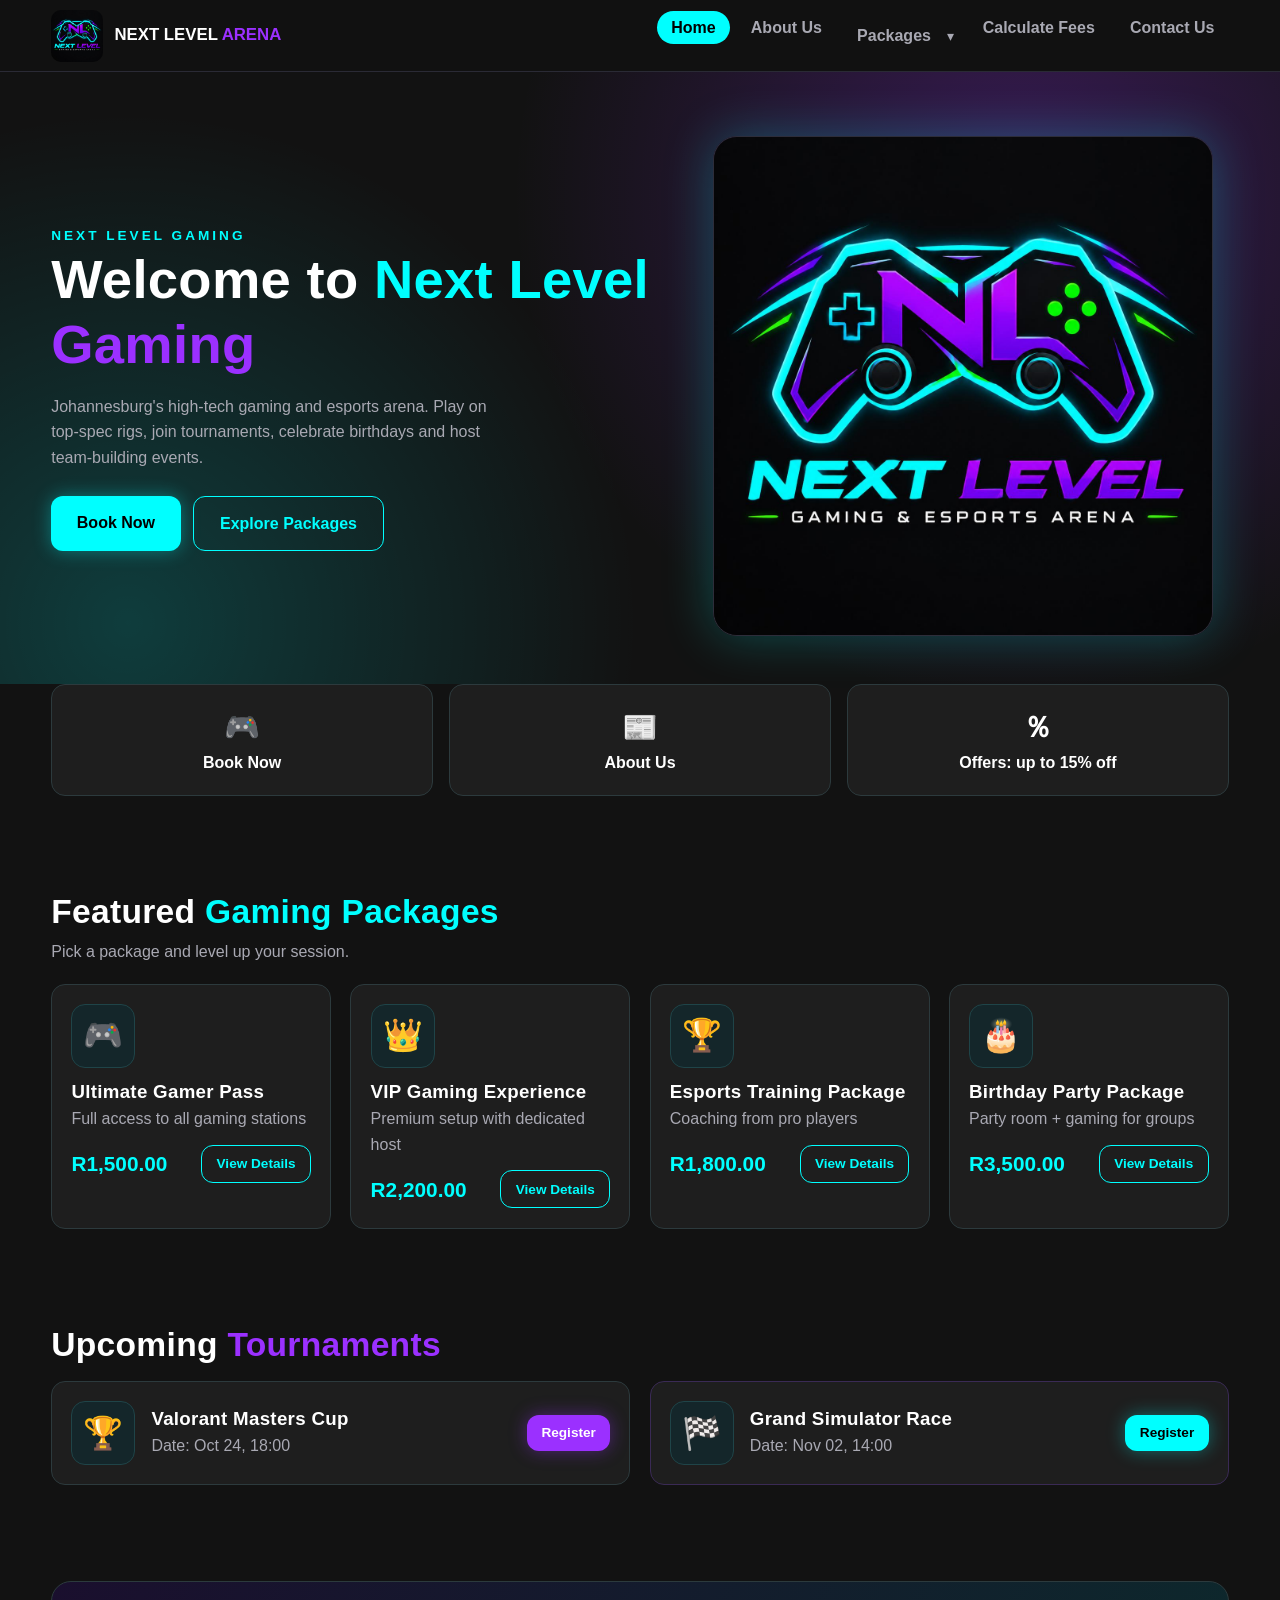
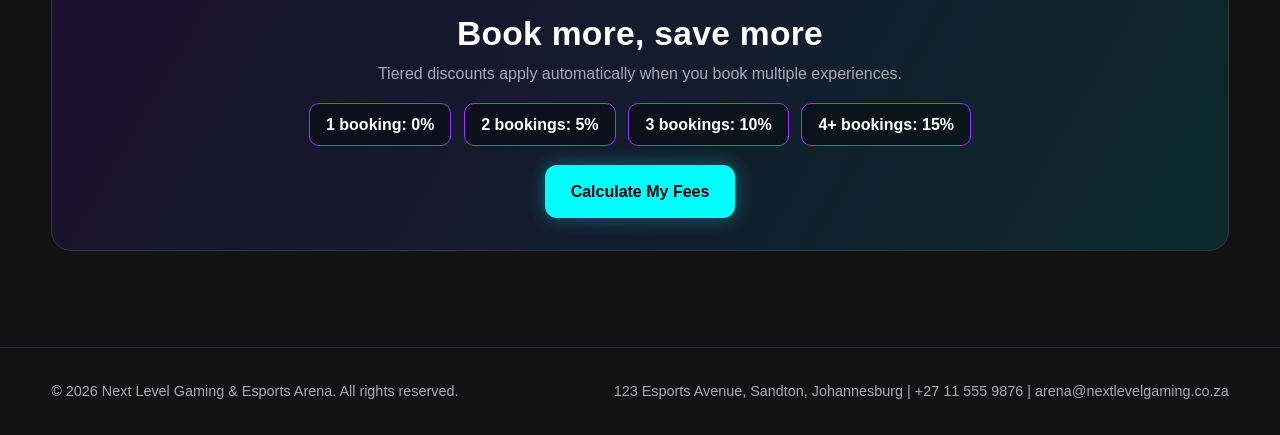
<file: index.html>
<!DOCTYPE html>
<html lang="en">
<head>
<meta charset="UTF-8">
<meta name="viewport" content="width=device-width, initial-scale=1.0">
<meta name="description" content="Next Level Gaming &amp; Esports Arena, Johannesburg: gaming packages, esports tournaments, parties and corporate events.">
<title>Home | Next Level Gaming &amp; Esports Arena</title>
<link rel="stylesheet" href="css/style.css">
</head>
<body data-page="home">
<header>
  <div class="container nav">
    <a class="brand" href="index.html" aria-label="Next Level Gaming home"><img src="img/logo.jpg" alt="Next Level Gaming &amp; Esports Arena logo"><span>NEXT LEVEL <span class="accent-p">ARENA</span></span></a>
    <button class="menu-btn" aria-label="Toggle menu">&#9776;</button>
    <nav aria-label="Main navigation"><ul><li><a href="index.html" class="active" aria-current="page">Home</a></li><li><a href="about.html">About Us</a></li><li class="has-dropdown"><a href="packages.html">Packages</a><button type="button" class="dd-toggle" aria-label="Show packages menu" aria-expanded="false" aria-haspopup="true">&#9662;</button><ul class="dropdown"><li><a href="packages.html#gaming-section">Gaming Packages</a></li><li><a href="packages.html#individual-section">Individual Experiences</a></li><li><a href="packages.html#compare">Compare Packages</a></li><li><a href="calculator.html">Calculate Fees</a></li></ul></li><li><a href="calculator.html">Calculate Fees</a></li><li><a href="contact.html">Contact Us</a></li></ul></nav>
  </div>
</header>
<main>

<section class="hero"><div class="container hero-grid">
  <div><span class="eyebrow">Next Level Gaming</span>
  <h1>Welcome to <span class="accent">Next Level</span> <span class="accent-p">Gaming</span></h1>
  <p>Johannesburg's high-tech gaming and esports arena. Play on top-spec rigs, join tournaments, celebrate birthdays and host team-building events.</p>
  <div class="hero-actions"><a class="btn" href="calculator.html">Book Now</a><a class="btn outline" href="packages.html">Explore Packages</a></div></div>
  <img src="img/logo.jpg" alt="Next Level logo: neon game controller with N and L letters" width="500" height="500">
</div></section>
<section style="padding-top:0"><div class="container quick">
  <a href="calculator.html"><span class="ic">🎮</span>Book Now</a>
  <a href="about.html"><span class="ic">📰</span>About Us</a>
  <a href="calculator.html"><span class="ic">％</span>Offers: up to 15% off</a>
</div></section>
<section><div class="container"><h2>Featured <span class="accent">Gaming Packages</span></h2><p class="muted" style="margin-bottom:1.2rem">Pick a package and level up your session.</p>
<div class="grid g4" id="featured"></div></div></section>
<section><div class="container"><h2>Upcoming <span class="accent-p">Tournaments</span></h2>
<div class="grid g2" id="tournaments" style="margin-top:1rem"></div></div></section>
<section><div class="container"><div class="banner"><h2>Book more, save more</h2><p class="muted">Tiered discounts apply automatically when you book multiple experiences.</p>
<div class="tiers"><span>1 booking: 0%</span><span>2 bookings: 5%</span><span>3 bookings: 10%</span><span>4+ bookings: 15%</span></div>
<p style="margin-top:1.2rem"><a class="btn" href="calculator.html">Calculate My Fees</a></p></div></div></section>
</main>
<footer>
  <div class="container foot">
    <div>&copy; <span data-year>2026</span> Next Level Gaming &amp; Esports Arena. All rights reserved.</div>
    <div>123 Esports Avenue, Sandton, Johannesburg | +27 11 555 9876 | arena@nextlevelgaming.co.za</div>
  </div>
</footer>
<script src="js/data.js"></script>
<script src="js/main.js"></script>
</body>
</html>
</file>
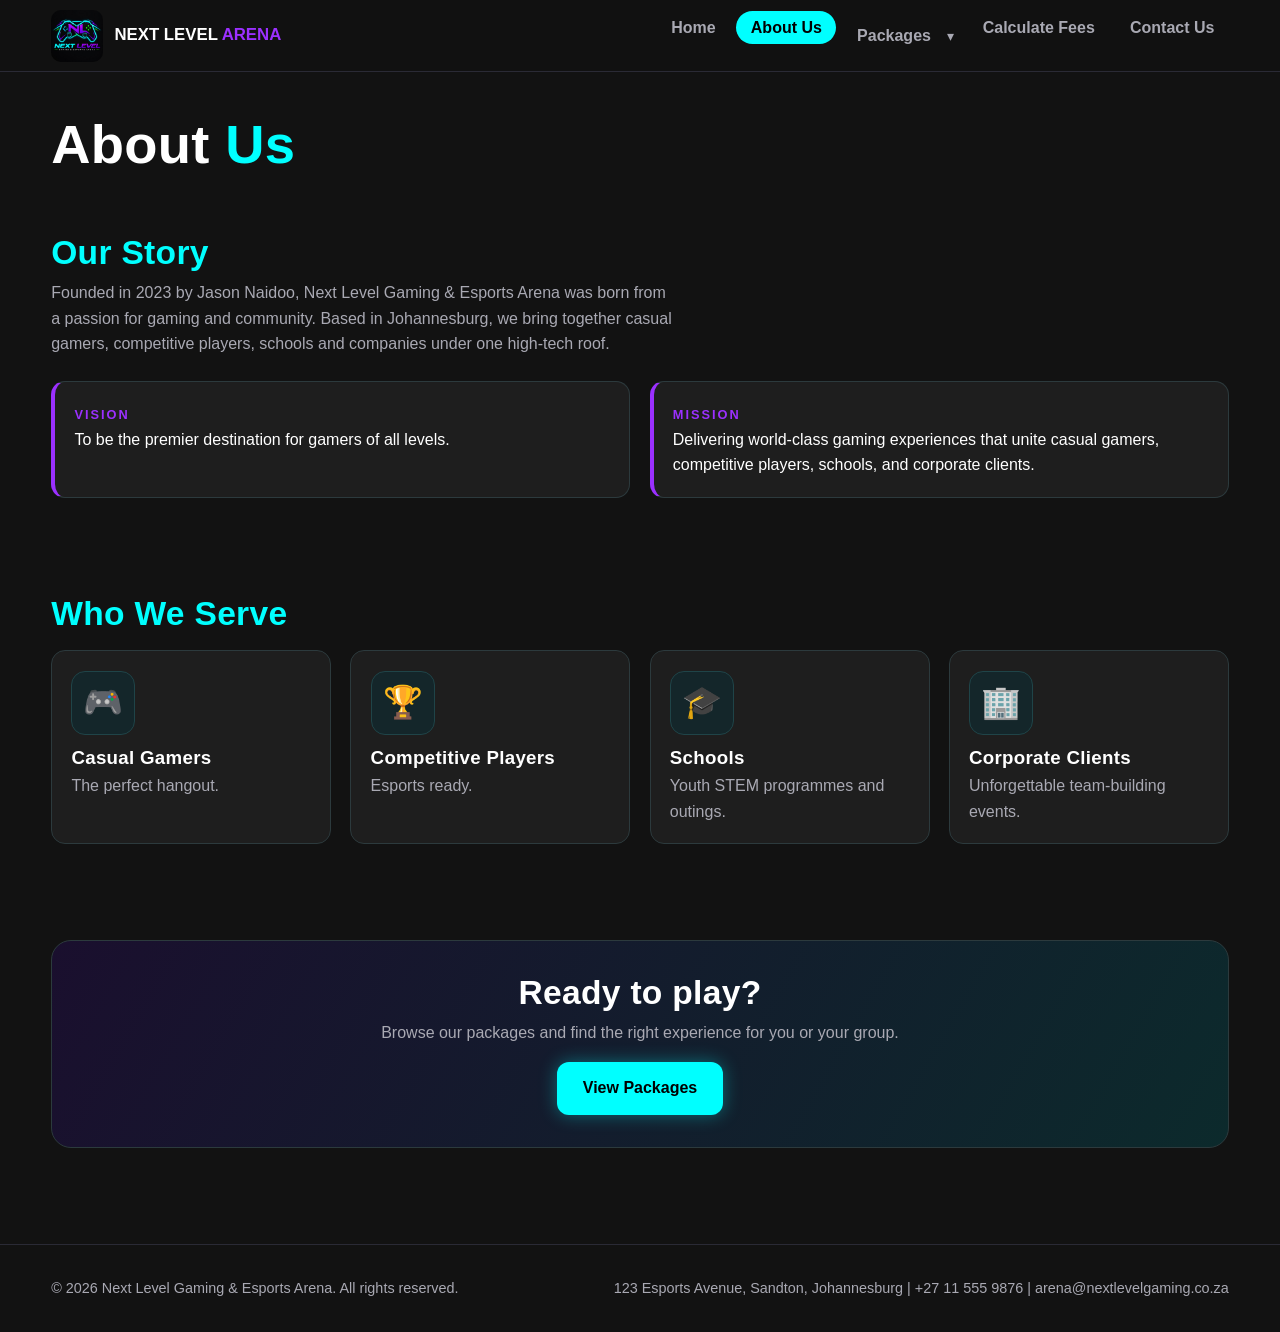
<file: about.html>
<!DOCTYPE html>
<html lang="en">
<head>
<meta charset="UTF-8">
<meta name="viewport" content="width=device-width, initial-scale=1.0">
<meta name="description" content="Next Level Gaming &amp; Esports Arena, Johannesburg: gaming packages, esports tournaments, parties and corporate events.">
<title>About Us | Next Level Gaming &amp; Esports Arena</title>
<link rel="stylesheet" href="css/style.css">
</head>
<body data-page="about">
<header>
  <div class="container nav">
    <a class="brand" href="index.html" aria-label="Next Level Gaming home"><img src="img/logo.jpg" alt="Next Level Gaming &amp; Esports Arena logo"><span>NEXT LEVEL <span class="accent-p">ARENA</span></span></a>
    <button class="menu-btn" aria-label="Toggle menu">&#9776;</button>
    <nav aria-label="Main navigation"><ul><li><a href="index.html">Home</a></li><li><a href="about.html" class="active" aria-current="page">About Us</a></li><li class="has-dropdown"><a href="packages.html">Packages</a><button type="button" class="dd-toggle" aria-label="Show packages menu" aria-expanded="false" aria-haspopup="true">&#9662;</button><ul class="dropdown"><li><a href="packages.html#gaming-section">Gaming Packages</a></li><li><a href="packages.html#individual-section">Individual Experiences</a></li><li><a href="packages.html#compare">Compare Packages</a></li><li><a href="calculator.html">Calculate Fees</a></li></ul></li><li><a href="calculator.html">Calculate Fees</a></li><li><a href="contact.html">Contact Us</a></li></ul></nav>
  </div>
</header>
<main>

<div class="container page-title"><h1>About <span class="accent">Us</span></h1></div>
<section><div class="container">
<h2 class="accent">Our Story</h2>
<p class="muted" style="max-width:70ch">Founded in 2023 by Jason Naidoo, Next Level Gaming &amp; Esports Arena was born from a passion for gaming and community. Based in Johannesburg, we bring together casual gamers, competitive players, schools and companies under one high-tech roof.</p>
<div class="grid g2" style="margin-top:1.5rem">
 <div class="card vm"><span class="tag">VISION</span><p>To be the premier destination for gamers of all levels.</p></div>
 <div class="card vm"><span class="tag">MISSION</span><p>Delivering world-class gaming experiences that unite casual gamers, competitive players, schools, and corporate clients.</p></div>
</div></div></section>
<section><div class="container"><h2 class="accent">Who We Serve</h2>
<div class="grid g4" style="margin-top:1rem">
 <div class="card"><div class="icon-box">🎮</div><h3>Casual Gamers</h3><p class="muted">The perfect hangout.</p></div>
 <div class="card"><div class="icon-box">🏆</div><h3>Competitive Players</h3><p class="muted">Esports ready.</p></div>
 <div class="card"><div class="icon-box">🎓</div><h3>Schools</h3><p class="muted">Youth STEM programmes and outings.</p></div>
 <div class="card"><div class="icon-box">🏢</div><h3>Corporate Clients</h3><p class="muted">Unforgettable team-building events.</p></div>
</div></div></section>
<section><div class="container"><div class="banner"><h2>Ready to play?</h2><p class="muted">Browse our packages and find the right experience for you or your group.</p><p style="margin-top:1rem"><a class="btn" href="packages.html">View Packages</a></p></div></div></section>
</main>
<footer>
  <div class="container foot">
    <div>&copy; <span data-year>2026</span> Next Level Gaming &amp; Esports Arena. All rights reserved.</div>
    <div>123 Esports Avenue, Sandton, Johannesburg | +27 11 555 9876 | arena@nextlevelgaming.co.za</div>
  </div>
</footer>
<script src="js/data.js"></script>
<script src="js/main.js"></script>
</body>
</html>
</file>
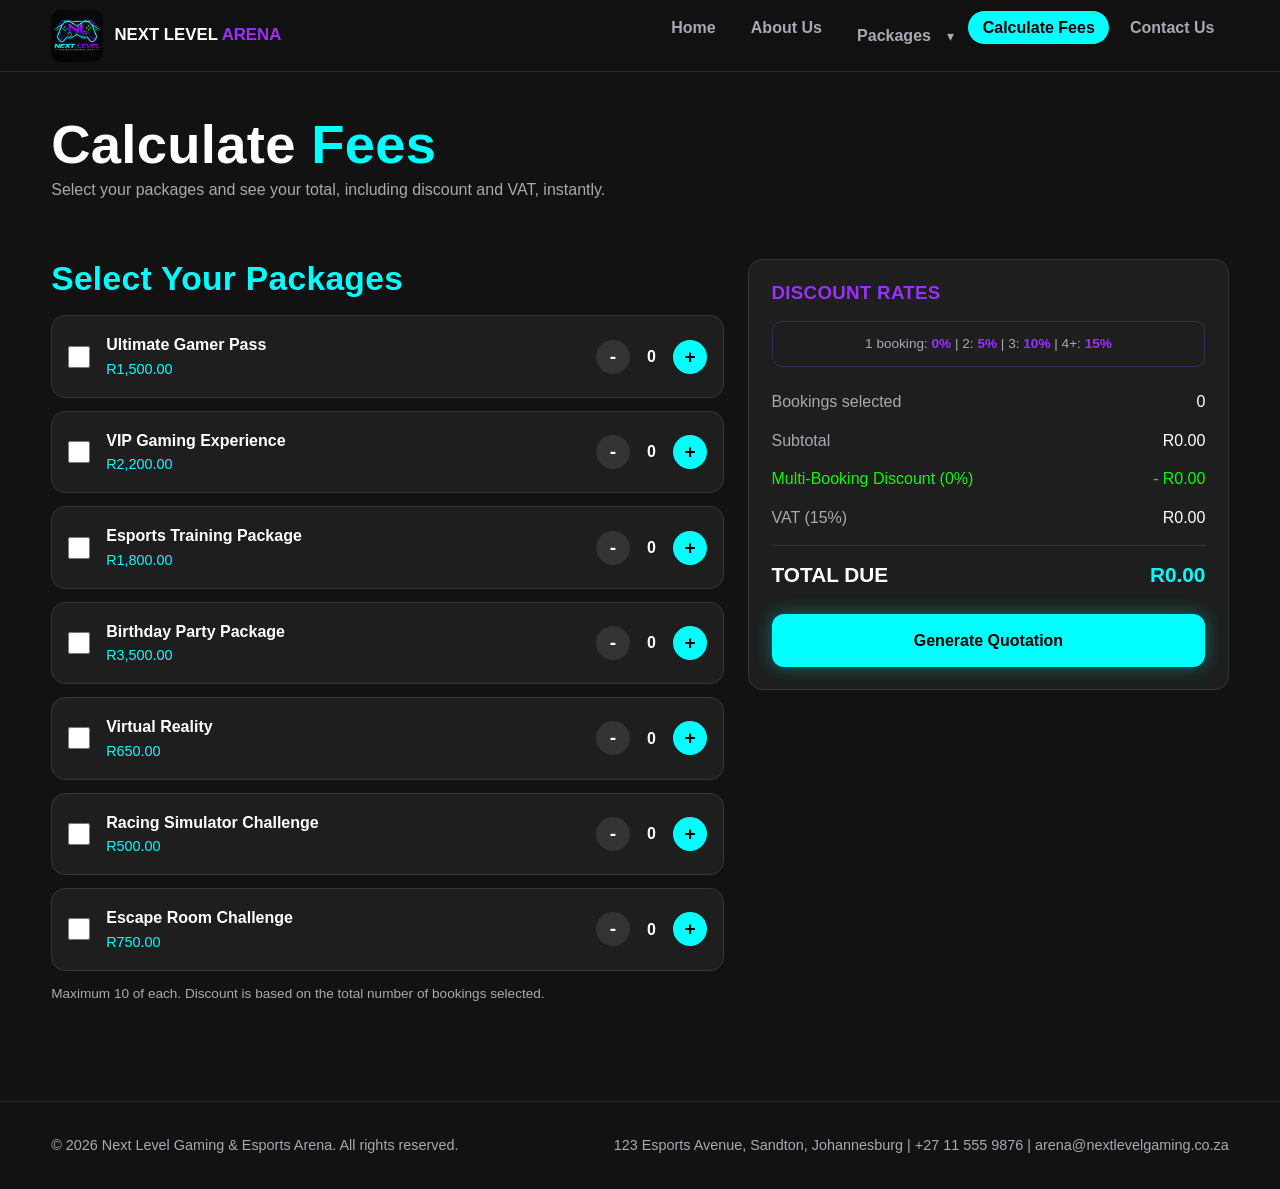
<file: calculator.html>
<!DOCTYPE html>
<html lang="en">
<head>
<meta charset="UTF-8">
<meta name="viewport" content="width=device-width, initial-scale=1.0">
<meta name="description" content="Next Level Gaming &amp; Esports Arena, Johannesburg: gaming packages, esports tournaments, parties and corporate events.">
<title>Calculate Fees | Next Level Gaming &amp; Esports Arena</title>
<link rel="stylesheet" href="css/style.css">
</head>
<body data-page="calculator">
<header>
  <div class="container nav">
    <a class="brand" href="index.html" aria-label="Next Level Gaming home"><img src="img/logo.jpg" alt="Next Level Gaming &amp; Esports Arena logo"><span>NEXT LEVEL <span class="accent-p">ARENA</span></span></a>
    <button class="menu-btn" aria-label="Toggle menu">&#9776;</button>
    <nav aria-label="Main navigation"><ul><li><a href="index.html">Home</a></li><li><a href="about.html">About Us</a></li><li class="has-dropdown"><a href="packages.html">Packages</a><button type="button" class="dd-toggle" aria-label="Show packages menu" aria-expanded="false" aria-haspopup="true">&#9662;</button><ul class="dropdown"><li><a href="packages.html#gaming-section">Gaming Packages</a></li><li><a href="packages.html#individual-section">Individual Experiences</a></li><li><a href="packages.html#compare">Compare Packages</a></li><li><a href="calculator.html">Calculate Fees</a></li></ul></li><li><a href="calculator.html" class="active" aria-current="page">Calculate Fees</a></li><li><a href="contact.html">Contact Us</a></li></ul></nav>
  </div>
</header>
<main>

<div class="container page-title"><h1>Calculate <span class="accent">Fees</span></h1><p class="muted">Select your packages and see your total, including discount and VAT, instantly.</p></div>
<section><div class="container calc">
 <div><h2 class="accent">Select Your Packages</h2><div id="items" style="margin-top:1rem"></div>
  <p class="muted" style="font-size:.85rem">Maximum 10 of each. Discount is based on the total number of bookings selected.</p></div>
 <aside class="summary" aria-live="polite"><h3 class="accent-p" style="color:var(--purple)">DISCOUNT RATES</h3>
  <div class="tier-row" id="tierRow"></div>
  <div class="line"><span class="muted">Bookings selected</span><span id="sCount">0</span></div>
  <div class="line"><span class="muted">Subtotal</span><span id="sSub">R0.00</span></div>
  <div class="line disc"><span id="sDiscLabel">Multi-Booking Discount (0%)</span><span id="sDisc">- R0.00</span></div>
  <div class="line"><span class="muted">VAT (15%)</span><span id="sVat">R0.00</span></div>
  <div class="line total"><span>TOTAL DUE</span><b id="sTotal">R0.00</b></div>
  <p style="margin-top:1rem"><button class="btn" id="quoteBtn" type="button" style="width:100%">Generate Quotation</button></p>
  <div class="form-error" id="calcError" role="alert"></div>
  <div class="quote" id="quoteBox"></div></aside>
</div></section>
</main>
<footer>
  <div class="container foot">
    <div>&copy; <span data-year>2026</span> Next Level Gaming &amp; Esports Arena. All rights reserved.</div>
    <div>123 Esports Avenue, Sandton, Johannesburg | +27 11 555 9876 | arena@nextlevelgaming.co.za</div>
  </div>
</footer>
<script src="js/data.js"></script>
<script src="js/main.js"></script>
</body>
</html>
</file>
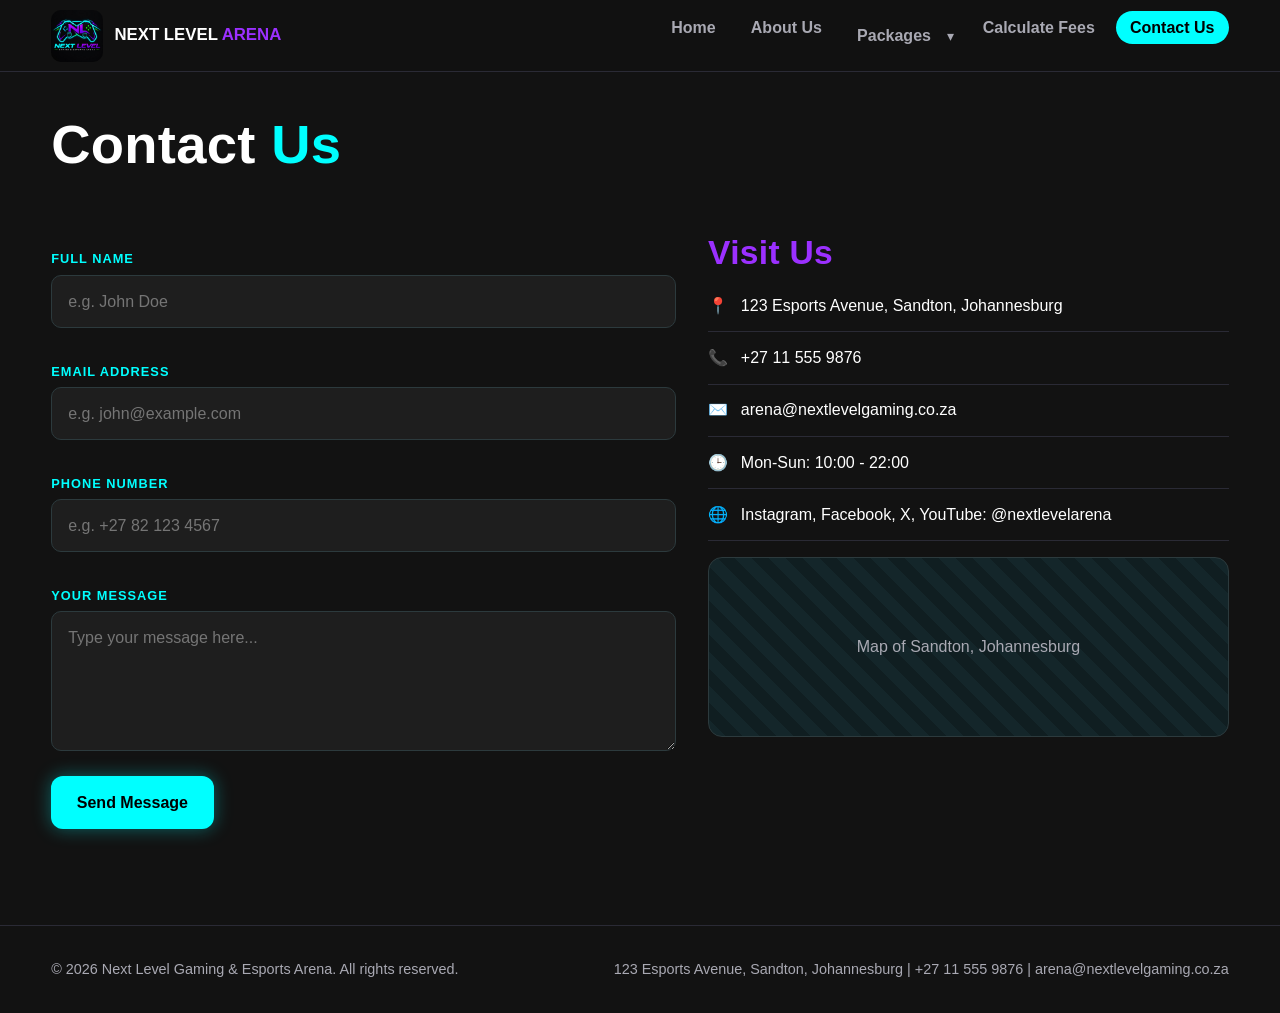
<file: contact.html>
<!DOCTYPE html>
<html lang="en">
<head>
<meta charset="UTF-8">
<meta name="viewport" content="width=device-width, initial-scale=1.0">
<meta name="description" content="Next Level Gaming &amp; Esports Arena, Johannesburg: gaming packages, esports tournaments, parties and corporate events.">
<title>Contact Us | Next Level Gaming &amp; Esports Arena</title>
<link rel="stylesheet" href="css/style.css">
</head>
<body data-page="contact">
<header>
  <div class="container nav">
    <a class="brand" href="index.html" aria-label="Next Level Gaming home"><img src="img/logo.jpg" alt="Next Level Gaming &amp; Esports Arena logo"><span>NEXT LEVEL <span class="accent-p">ARENA</span></span></a>
    <button class="menu-btn" aria-label="Toggle menu">&#9776;</button>
    <nav aria-label="Main navigation"><ul><li><a href="index.html">Home</a></li><li><a href="about.html">About Us</a></li><li class="has-dropdown"><a href="packages.html">Packages</a><button type="button" class="dd-toggle" aria-label="Show packages menu" aria-expanded="false" aria-haspopup="true">&#9662;</button><ul class="dropdown"><li><a href="packages.html#gaming-section">Gaming Packages</a></li><li><a href="packages.html#individual-section">Individual Experiences</a></li><li><a href="packages.html#compare">Compare Packages</a></li><li><a href="calculator.html">Calculate Fees</a></li></ul></li><li><a href="calculator.html">Calculate Fees</a></li><li><a href="contact.html" class="active" aria-current="page">Contact Us</a></li></ul></nav>
  </div>
</header>
<main>

<div class="container page-title"><h1>Contact <span class="accent">Us</span></h1></div>
<section><div class="container form-grid">
 <form id="contactForm" novalidate>
  <label for="name">Full name</label><input type="text" id="name" name="name" placeholder="e.g. John Doe" autocomplete="name"><div class="err" id="e-name"></div>
  <label for="email">Email address</label><input type="email" id="email" name="email" placeholder="e.g. john@example.com" autocomplete="email"><div class="err" id="e-email"></div>
  <label for="phone">Phone number</label><input type="tel" id="phone" name="phone" placeholder="e.g. +27 82 123 4567" autocomplete="tel"><div class="err" id="e-phone"></div>
  <label for="message">Your message</label><textarea id="message" name="message" placeholder="Type your message here..."></textarea><div class="err" id="e-message"></div>
  <button class="btn" type="submit">Send Message</button>
  <div class="ok" id="okMsg" role="status">Thank you! Your message has been sent. Our team will get back to you shortly.</div>
 </form>
 <div><h2 class="accent-p" style="color:var(--purple)">Visit Us</h2>
  <ul class="contact-list">
   <li>📍 <span>123 Esports Avenue, Sandton, Johannesburg</span></li>
   <li>📞 <span>+27 11 555 9876</span></li>
   <li>✉️ <span>arena@nextlevelgaming.co.za</span></li>
   <li>🕒 <span>Mon-Sun: 10:00 - 22:00</span></li>
   <li>🌐 <span>Instagram, Facebook, X, YouTube: @nextlevelarena</span></li></ul>
  <div class="map" role="img" aria-label="Map placeholder">Map of Sandton, Johannesburg</div></div>
</div></section>
</main>
<footer>
  <div class="container foot">
    <div>&copy; <span data-year>2026</span> Next Level Gaming &amp; Esports Arena. All rights reserved.</div>
    <div>123 Esports Avenue, Sandton, Johannesburg | +27 11 555 9876 | arena@nextlevelgaming.co.za</div>
  </div>
</footer>
<script src="js/data.js"></script>
<script src="js/main.js"></script>
</body>
</html>
</file>
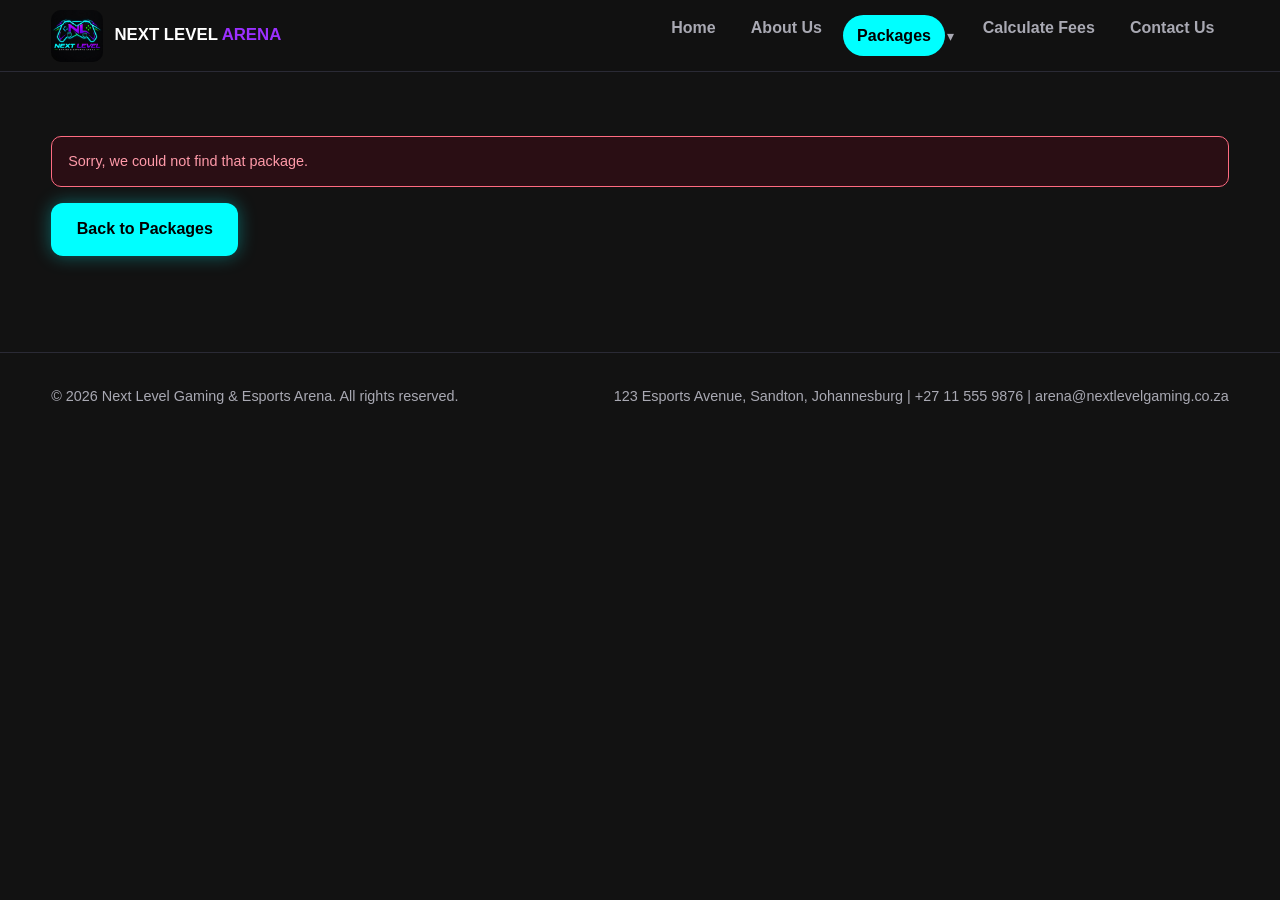
<file: package-detail.html>
<!DOCTYPE html>
<html lang="en">
<head>
<meta charset="UTF-8">
<meta name="viewport" content="width=device-width, initial-scale=1.0">
<meta name="description" content="Next Level Gaming &amp; Esports Arena, Johannesburg: gaming packages, esports tournaments, parties and corporate events.">
<title>Package Details | Next Level Gaming &amp; Esports Arena</title>
<link rel="stylesheet" href="css/style.css">
</head>
<body data-page="detail">
<header>
  <div class="container nav">
    <a class="brand" href="index.html" aria-label="Next Level Gaming home"><img src="img/logo.jpg" alt="Next Level Gaming &amp; Esports Arena logo"><span>NEXT LEVEL <span class="accent-p">ARENA</span></span></a>
    <button class="menu-btn" aria-label="Toggle menu">&#9776;</button>
    <nav aria-label="Main navigation"><ul><li><a href="index.html">Home</a></li><li><a href="about.html">About Us</a></li><li class="has-dropdown"><a href="packages.html" class="active" aria-current="page">Packages</a><button type="button" class="dd-toggle" aria-label="Show packages menu" aria-expanded="false" aria-haspopup="true">&#9662;</button><ul class="dropdown"><li><a href="packages.html#gaming-section">Gaming Packages</a></li><li><a href="packages.html#individual-section">Individual Experiences</a></li><li><a href="packages.html#compare">Compare Packages</a></li><li><a href="calculator.html">Calculate Fees</a></li></ul></li><li><a href="calculator.html">Calculate Fees</a></li><li><a href="contact.html">Contact Us</a></li></ul></nav>
  </div>
</header>
<main>

<section><div class="container"><div class="detail" id="detail"><p class="muted">Loading package...</p></div></div></section>
</main>
<footer>
  <div class="container foot">
    <div>&copy; <span data-year>2026</span> Next Level Gaming &amp; Esports Arena. All rights reserved.</div>
    <div>123 Esports Avenue, Sandton, Johannesburg | +27 11 555 9876 | arena@nextlevelgaming.co.za</div>
  </div>
</footer>
<script src="js/data.js"></script>
<script src="js/main.js"></script>
</body>
</html>
</file>
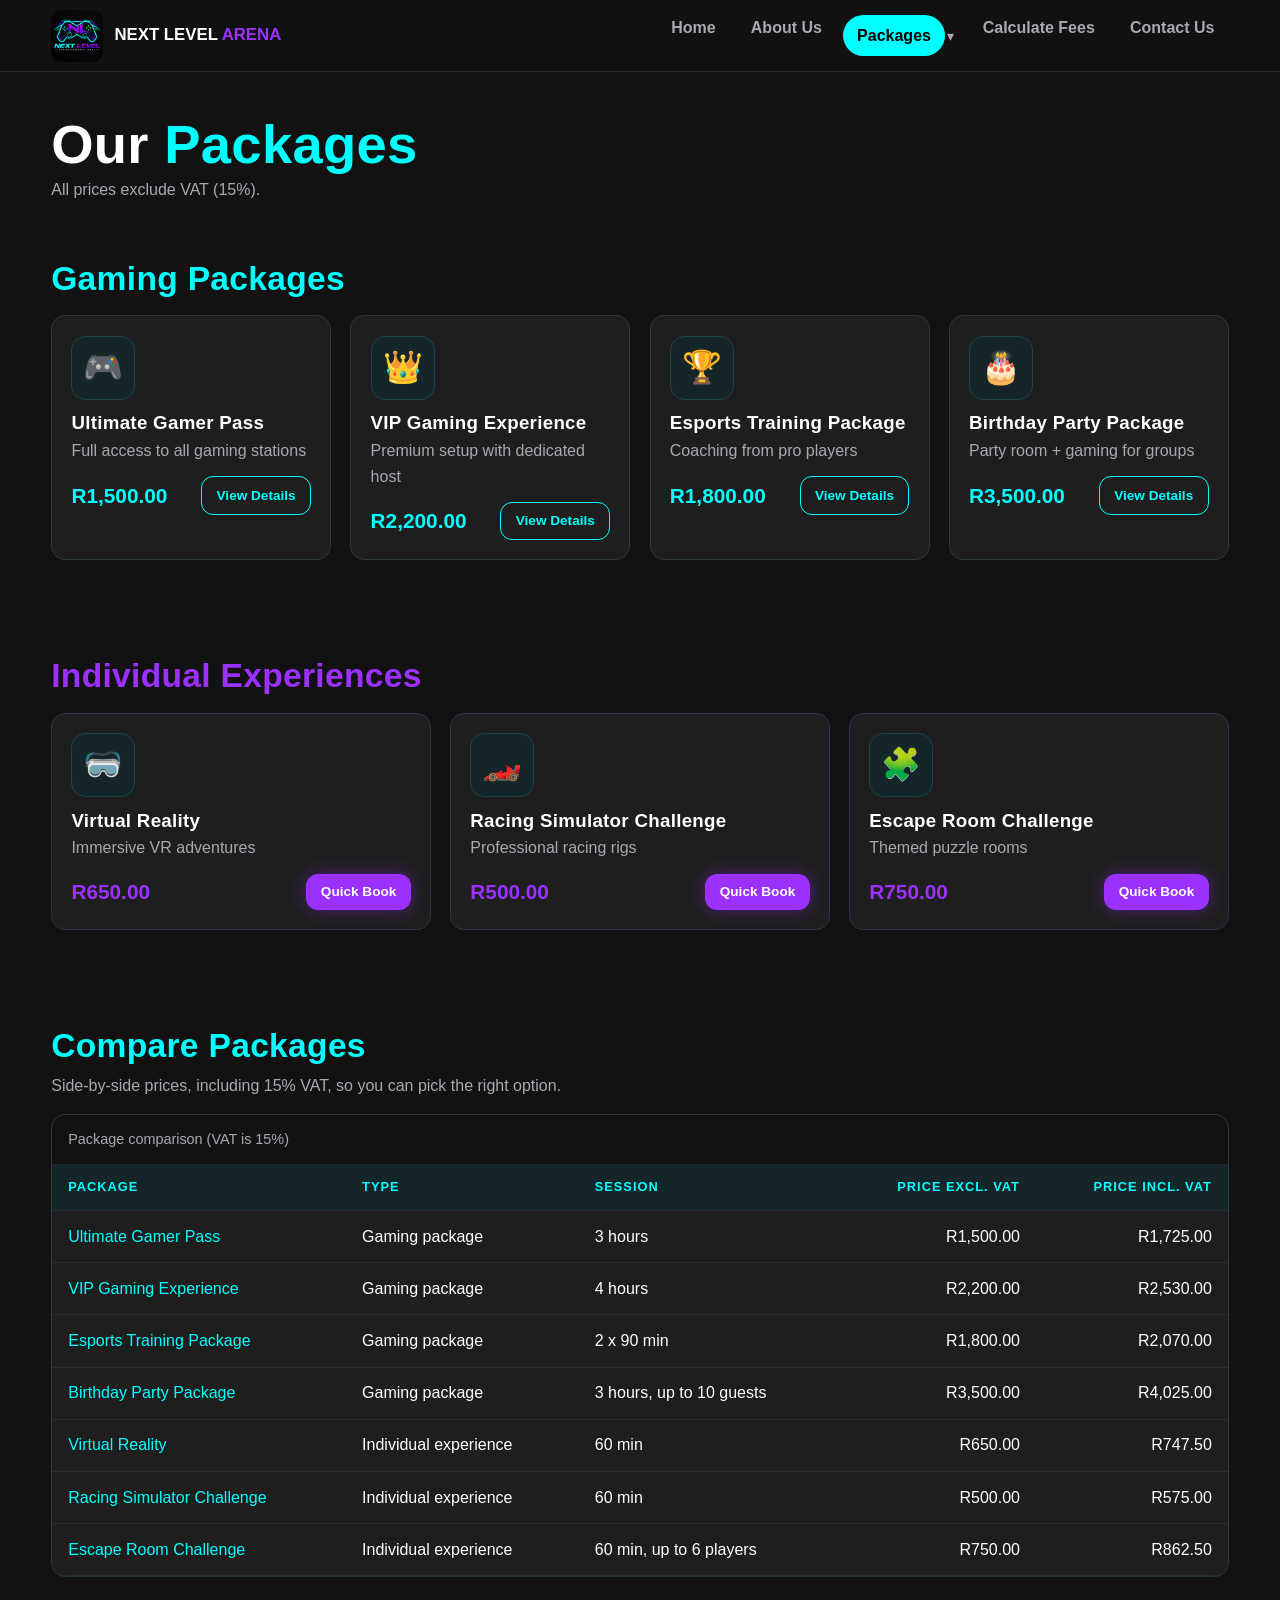
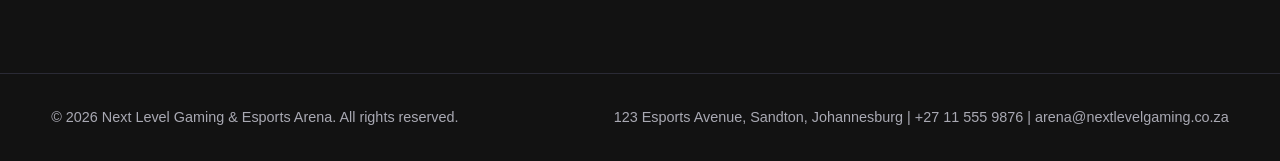
<file: packages.html>
<!DOCTYPE html>
<html lang="en">
<head>
<meta charset="UTF-8">
<meta name="viewport" content="width=device-width, initial-scale=1.0">
<meta name="description" content="Next Level Gaming &amp; Esports Arena, Johannesburg: gaming packages, esports tournaments, parties and corporate events.">
<title>Packages | Next Level Gaming &amp; Esports Arena</title>
<link rel="stylesheet" href="css/style.css">
</head>
<body data-page="packages">
<header>
  <div class="container nav">
    <a class="brand" href="index.html" aria-label="Next Level Gaming home"><img src="img/logo.jpg" alt="Next Level Gaming &amp; Esports Arena logo"><span>NEXT LEVEL <span class="accent-p">ARENA</span></span></a>
    <button class="menu-btn" aria-label="Toggle menu">&#9776;</button>
    <nav aria-label="Main navigation"><ul><li><a href="index.html">Home</a></li><li><a href="about.html">About Us</a></li><li class="has-dropdown"><a href="packages.html" class="active" aria-current="page">Packages</a><button type="button" class="dd-toggle" aria-label="Show packages menu" aria-expanded="false" aria-haspopup="true">&#9662;</button><ul class="dropdown"><li><a href="packages.html#gaming-section">Gaming Packages</a></li><li><a href="packages.html#individual-section">Individual Experiences</a></li><li><a href="packages.html#compare">Compare Packages</a></li><li><a href="calculator.html">Calculate Fees</a></li></ul></li><li><a href="calculator.html">Calculate Fees</a></li><li><a href="contact.html">Contact Us</a></li></ul></nav>
  </div>
</header>
<main>

<div class="container page-title"><h1>Our <span class="accent">Packages</span></h1><p class="muted">All prices exclude VAT (15%).</p></div>
<section id="gaming-section"><div class="container"><h2 class="accent">Gaming Packages</h2><div class="grid g4" id="gaming" style="margin-top:1rem"></div></div></section>
<section id="individual-section"><div class="container"><h2 class="accent-p" style="color:var(--purple)">Individual Experiences</h2><div class="grid g3" id="individual" style="margin-top:1rem"></div></div></section>
<section id="compare"><div class="container"><h2 class="accent">Compare Packages</h2>
<p class="muted" style="margin-bottom:1rem">Side-by-side prices, including 15% VAT, so you can pick the right option.</p>
<div class="table-wrap" id="compareWrap"></div></div></section>
</main>
<footer>
  <div class="container foot">
    <div>&copy; <span data-year>2026</span> Next Level Gaming &amp; Esports Arena. All rights reserved.</div>
    <div>123 Esports Avenue, Sandton, Johannesburg | +27 11 555 9876 | arena@nextlevelgaming.co.za</div>
  </div>
</footer>
<script src="js/data.js"></script>
<script src="js/main.js"></script>
</body>
</html>
</file>
<file: css/style.css>
:root{--blue:#00FFFF;--purple:#9B30FF;--charcoal:#1E1E1E;--green:#00FF00;--white:#FFFFFF;--bg:#121212;--muted:#A9A9B3;--radius:14px}
*{box-sizing:border-box;margin:0;padding:0}
html{scroll-behavior:smooth}
body{background:var(--bg);color:var(--white);font-family:'Segoe UI',Roboto,Arial,sans-serif;line-height:1.6}
a{color:inherit;text-decoration:none}
img{max-width:100%;display:block}
.container{width:min(1180px,92%);margin-inline:auto}
h1,h2,h3{line-height:1.2;letter-spacing:.3px}
h1{font-size:clamp(2rem,5vw,3.4rem)}
h2{font-size:clamp(1.5rem,3vw,2.1rem);margin-bottom:.4rem}
.accent{color:var(--blue)} .accent-p{color:var(--purple)}
.muted{color:var(--muted)}
/* header */
header{position:sticky;top:0;z-index:50;background:rgba(18,18,18,.94);backdrop-filter:blur(8px);border-bottom:1px solid #2a2a35}
.nav{display:flex;align-items:center;justify-content:space-between;padding:.6rem 0}
.brand{display:flex;align-items:center;gap:.7rem;font-weight:800}
.brand img{width:52px;height:52px;border-radius:10px}
.brand span{font-size:1.05rem}
nav ul{display:flex;gap:.4rem;list-style:none}
nav a{padding:.5rem .9rem;border-radius:999px;color:var(--muted);font-weight:600;transition:.2s}
nav a:hover{color:var(--white)}
nav a.active{color:#000;background:var(--blue)}
.menu-btn{display:none;background:none;border:1px solid var(--blue);color:var(--blue);font-size:1.5rem;border-radius:8px;padding:.1rem .6rem;cursor:pointer}
/* buttons */
.btn{display:inline-block;border:0;cursor:pointer;font:inherit;font-weight:800;padding:.85rem 1.6rem;border-radius:12px;background:var(--blue);color:#000;box-shadow:0 0 18px rgba(0,255,255,.35);transition:.2s}
.btn:hover{transform:translateY(-2px);box-shadow:0 0 26px rgba(0,255,255,.6)}
.btn.purple{background:var(--purple);color:#fff;box-shadow:0 0 18px rgba(155,48,255,.4)}
.btn.outline{background:transparent;color:var(--blue);border:1.5px solid var(--blue);box-shadow:none}
.btn.small{padding:.45rem .9rem;font-size:.85rem}
/* hero */
.hero{padding:4rem 0 3rem;background:radial-gradient(circle at 80% 20%,rgba(155,48,255,.28),transparent 45%),radial-gradient(circle at 10% 90%,rgba(0,255,255,.18),transparent 40%)}
.hero-grid{display:grid;grid-template-columns:1.1fr .9fr;gap:2rem;align-items:center}
.eyebrow{color:var(--blue);font-weight:800;letter-spacing:3px;font-size:.85rem;text-transform:uppercase}
.hero p{color:var(--muted);margin:1rem 0 1.6rem;max-width:52ch}
.hero-actions{display:flex;gap:.8rem;flex-wrap:wrap}
.hero img{border-radius:24px;box-shadow:0 0 50px rgba(0,255,255,.25);border:1px solid #2d2d3a}
section{padding:3rem 0}
.page-title{padding:2.5rem 0 .5rem}
/* grids/cards */
.grid{display:grid;gap:1.2rem}
.g4{grid-template-columns:repeat(4,1fr)} .g3{grid-template-columns:repeat(3,1fr)} .g2{grid-template-columns:repeat(2,1fr)}
.card{background:var(--charcoal);border:1px solid #2c3a3d;border-radius:var(--radius);padding:1.2rem;transition:.2s}
.card:hover{border-color:var(--blue);transform:translateY(-3px)}
.card.p{border-color:#3a2a55}.card.p:hover{border-color:var(--purple)}
.icon-box{width:64px;height:64px;border-radius:14px;background:#14262a;display:grid;place-items:center;font-size:2rem;margin-bottom:.8rem;border:1px solid #1f4448}
.price{font-weight:900;font-size:1.3rem;color:var(--blue)}
.badge{display:inline-block;font-size:.7rem;font-weight:800;padding:.15rem .6rem;border-radius:6px;background:#0b3a3d;color:var(--blue);margin-left:.5rem;vertical-align:middle}
.card h3{margin-bottom:.2rem}
.card .row{display:flex;justify-content:space-between;align-items:center;margin-top:.8rem;gap:.5rem}
.quick{display:grid;grid-template-columns:repeat(3,1fr);gap:1rem}
.quick a{text-align:center;padding:1.2rem;border-radius:var(--radius);background:var(--charcoal);border:1px solid #2c3a3d;font-weight:700}
.quick a:hover{border-color:var(--green)}
.quick .ic{font-size:1.8rem;display:block}
.tourney{display:flex;align-items:center;gap:1rem}
.tourney .icon-box{margin:0}
.tourney .grow{flex:1}
.vm{border-left:4px solid var(--purple)}
.tag{color:var(--purple);font-weight:800;letter-spacing:2px;font-size:.8rem}
.banner{background:linear-gradient(120deg,#1a0f2e,#0c2a2c);border:1px solid #2c3a3d;border-radius:20px;padding:2rem;text-align:center}
.tiers{display:flex;gap:.8rem;justify-content:center;flex-wrap:wrap;margin-top:1rem}
.tiers span{padding:.5rem 1rem;border-radius:10px;background:#00000066;border:1px solid var(--purple);font-weight:700}
/* detail */
.detail{display:grid;grid-template-columns:1fr 1fr;gap:2rem;align-items:start}
.detail .art{background:linear-gradient(135deg,#0c2a2c,#1a0f2e);border-radius:20px;min-height:320px;display:grid;place-items:center;font-size:8rem;border:1px solid #2c3a3d}
.checklist{list-style:none;margin:.6rem 0 1.5rem}
.checklist li{padding:.35rem 0 .35rem 2rem;position:relative}
.checklist li::before{content:'✓';position:absolute;left:0;width:1.4rem;height:1.4rem;border-radius:50%;background:#0b3a3d;color:var(--blue);display:grid;place-items:center;font-size:.8rem;font-weight:900}
/* calculator */
.calc{display:grid;grid-template-columns:1.4fr 1fr;gap:1.5rem;align-items:start}
.item{display:flex;align-items:center;gap:1rem;background:var(--charcoal);border:1px solid #2c3a3d;border-radius:var(--radius);padding:1rem;margin-bottom:.8rem}
.item input[type=checkbox]{width:22px;height:22px;accent-color:#00FFFF}
.item .grow{flex:1}
.item .sub{color:var(--blue);font-size:.9rem}
.stepper{display:flex;align-items:center;gap:.6rem}
.stepper button{width:34px;height:34px;border-radius:50%;border:0;font-size:1.2rem;font-weight:900;cursor:pointer;background:#333;color:#fff}
.stepper button.plus{background:var(--blue);color:#000}
.stepper .q{min-width:1.5rem;text-align:center;font-weight:800}
.summary{position:sticky;top:90px;background:var(--charcoal);border:1px solid #2c3a3d;border-radius:var(--radius);padding:1.4rem}
.summary .line{display:flex;justify-content:space-between;padding:.4rem 0}
.summary .disc{color:var(--green)}
.summary .total{border-top:1px solid #333;margin-top:.5rem;padding-top:.8rem;font-size:1.3rem;font-weight:900}
.summary .total b{color:var(--blue)}
.tier-row{margin:1rem 0;padding:.7rem;border:1px solid #3a2a55;border-radius:10px;font-size:.85rem;text-align:center;color:var(--muted)}
.tier-row b{color:var(--purple)}
.tier-row .on{color:var(--green)}
.quote{margin-top:1rem;padding:1rem;border:1px dashed var(--blue);border-radius:10px;font-size:.9rem;display:none}
/* forms */
.form-grid{display:grid;grid-template-columns:1.2fr 1fr;gap:2rem;align-items:start}
label{display:block;color:var(--blue);font-size:.8rem;font-weight:800;letter-spacing:1px;text-transform:uppercase;margin:1rem 0 .3rem}
input[type=text],input[type=email],input[type=tel],textarea{width:100%;background:var(--charcoal);border:1px solid #2c3a3d;color:#fff;border-radius:10px;padding:.8rem 1rem;font:inherit}
input:focus,textarea:focus{outline:none;border-color:var(--blue);box-shadow:0 0 0 3px rgba(0,255,255,.15)}
textarea{min-height:140px;resize:vertical}
.err{color:#ff6b81;font-size:.8rem;min-height:1.1rem}
.ok{display:none;margin-top:1rem;padding:1rem;border-radius:10px;background:#07260f;border:1px solid var(--green);color:var(--green)}
.contact-list{list-style:none}
.contact-list li{padding:.8rem 0;border-bottom:1px solid #2a2a35;display:flex;gap:.8rem}
.map{margin-top:1rem;height:180px;border-radius:var(--radius);background:repeating-linear-gradient(45deg,#14262a,#14262a 12px,#101e21 12px,#101e21 24px);display:grid;place-items:center;color:var(--muted);border:1px solid #2c3a3d}
footer{margin-top:3rem;border-top:1px solid #2a2a35;padding:2rem 0;color:var(--muted);font-size:.9rem}
.foot{display:flex;justify-content:space-between;flex-wrap:wrap;gap:1rem}
/* responsive */
@media(max-width:980px){.g4{grid-template-columns:repeat(2,1fr)}.g3{grid-template-columns:repeat(2,1fr)}.hero-grid,.detail,.calc,.form-grid{grid-template-columns:1fr}.summary{position:static}}
@media(max-width:700px){
 .menu-btn{display:block}
 nav ul{display:none;position:absolute;left:0;right:0;top:100%;background:#121212;flex-direction:column;padding:1rem 4%;border-bottom:1px solid #2a2a35}
 nav ul.open{display:flex}
 .g4,.g3,.g2,.quick{grid-template-columns:1fr}
 .brand span{display:none}
}
/* dropdown menu */
.has-dropdown{position:relative;display:flex;align-items:center}
.dd-toggle{background:none;border:0;color:var(--muted);cursor:pointer;font-size:.9rem;padding:.4rem .5rem;margin-left:-.4rem;border-radius:8px}
.dd-toggle:hover,.dd-toggle:focus-visible{color:var(--blue)}
nav .dropdown{display:none;position:absolute;top:100%;left:0;min-width:220px;flex-direction:column;gap:.1rem;list-style:none;background:#1a1a22;border:1px solid #2c3a3d;border-radius:12px;padding:.5rem;box-shadow:0 12px 30px rgba(0,0,0,.5);z-index:60}
nav .dropdown a{display:block;border-radius:8px;padding:.55rem .8rem;color:var(--white);font-weight:600}
nav .dropdown a:hover,nav .dropdown a:focus-visible{background:#14262a;color:var(--blue)}
.has-dropdown:hover .dropdown,.has-dropdown:focus-within .dropdown,.has-dropdown.open .dropdown{display:flex}
/* tables */
.table-wrap{overflow-x:auto;border:1px solid #2c3a3d;border-radius:var(--radius)}
table.data{width:100%;border-collapse:collapse;min-width:560px;background:var(--charcoal)}
table.data caption{text-align:left;padding:.8rem 1rem;color:var(--muted);font-size:.9rem}
table.data th,table.data td{padding:.8rem 1rem;text-align:left;border-bottom:1px solid #2a2a35}
table.data th{background:#14262a;color:var(--blue);font-size:.8rem;letter-spacing:1px;text-transform:uppercase}
table.data td.num,table.data th.num{text-align:right;white-space:nowrap}
table.data tbody tr:hover{background:#232330}
table.data tfoot td{font-weight:800;border-bottom:0}
table.data tr.disc td{color:var(--green)}
table.data tr.total td{color:var(--blue);font-size:1.05rem}
/* errors */
.form-error{display:none;margin-top:1rem;padding:.8rem 1rem;border-radius:10px;background:#2a0e14;border:1px solid #ff6b81;color:#ff9aa9;font-size:.9rem}
.form-error.show{display:block}
input.invalid,textarea.invalid{border-color:#ff6b81}
.app-error{margin:1rem auto;width:min(1180px,92%);padding:1rem;border-radius:10px;background:#2a0e14;border:1px solid #ff6b81;color:#ff9aa9}
@media(max-width:700px){
 .has-dropdown{flex-wrap:wrap}
 nav .dropdown{position:static;display:none;width:100%;box-shadow:none;margin:.3rem 0 .3rem 1rem}
 .has-dropdown.open .dropdown{display:flex}
 .has-dropdown:hover .dropdown{display:none}
 .has-dropdown.open:hover .dropdown{display:flex}
}
</file>
